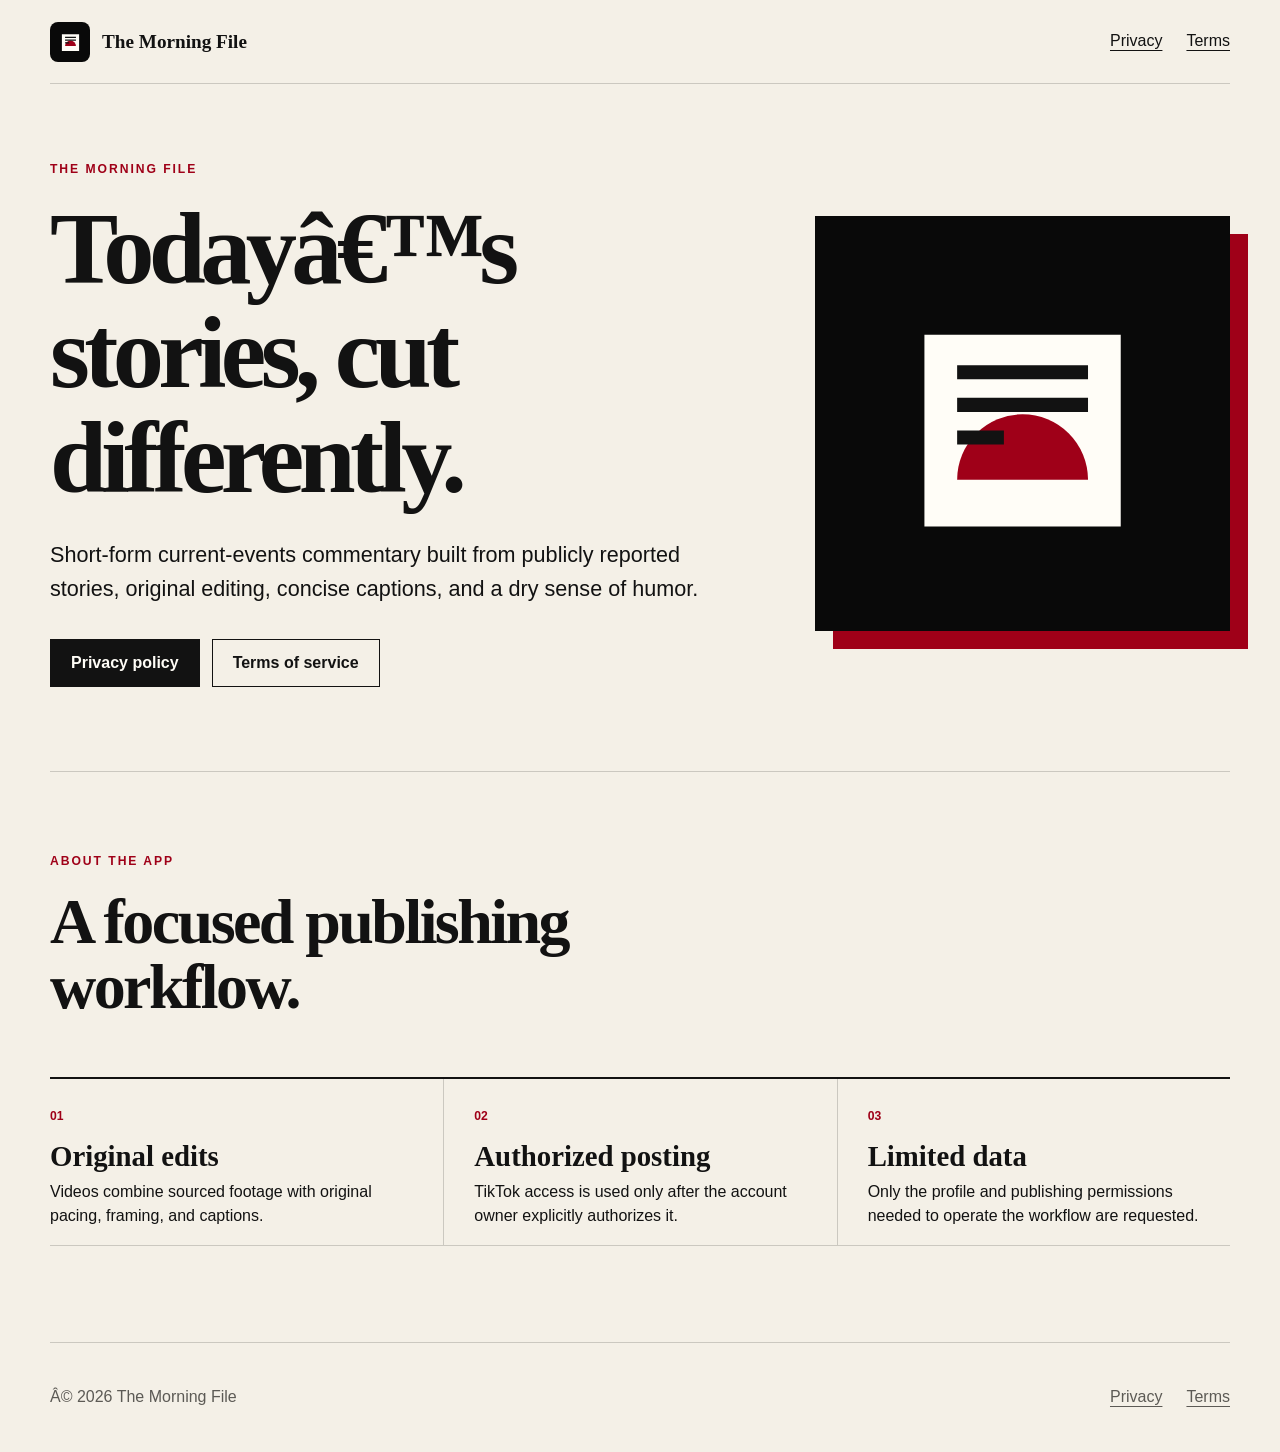
<file: index.html>
<!doctype html><html lang="en"><head><meta charset="utf-8"><meta name="viewport" content="width=device-width,initial-scale=1"><title>The Morning File</title><meta name="description" content="Short-form current-events commentary with original editing, concise captions, and dry humor."><link rel="stylesheet" href="./styles.css"></head><body><div class="shell"><header class="header"><a class="brand" href="./"><span class="brand-mark" aria-hidden="true"><svg viewBox="0 0 64 64"><path fill="#fffdf7" d="M13 16h38v37H13z"/><path fill="#9f0018" d="M20 42a12 12 0 0 1 24 0z"/><path stroke="#121212" stroke-width="3" d="M20 23h24M20 29h24M20 35h9"/></svg></span><span>The Morning File</span></a><nav><a href="./privacy/">Privacy</a><a href="./terms/">Terms</a></nav></header><main><section class="hero"><div><p class="eyebrow">The Morning File</p><h1>Todayâ€™s stories, cut differently.</h1><p class="lede">Short-form current-events commentary built from publicly reported stories, original editing, concise captions, and a dry sense of humor.</p><div class="actions"><a class="button primary" href="./privacy/">Privacy policy</a><a class="button" href="./terms/">Terms of service</a></div></div><div class="mark-card" aria-label="The Morning File emblem"><svg viewBox="0 0 64 64" role="img" aria-label="Folded newspaper and rising sun"><path fill="#fffdf7" d="M11 13h42v41H11z"/><path fill="#9f0018" d="M18 44a14 14 0 0 1 28 0z"/><path stroke="#121212" stroke-width="3" d="M18 21h28M18 28h28M18 35h10"/></svg></div></section><section class="principles"><p class="eyebrow">About the app</p><h2>A focused publishing workflow.</h2><div class="grid"><article><span>01</span><h3>Original edits</h3><p>Videos combine sourced footage with original pacing, framing, and captions.</p></article><article><span>02</span><h3>Authorized posting</h3><p>TikTok access is used only after the account owner explicitly authorizes it.</p></article><article><span>03</span><h3>Limited data</h3><p>Only the profile and publishing permissions needed to operate the workflow are requested.</p></article></div></section></main><footer class="footer"><p>Â© 2026 The Morning File</p><div><a href="./privacy/">Privacy</a><a href="./terms/">Terms</a></div></footer></div></body></html>
</file>
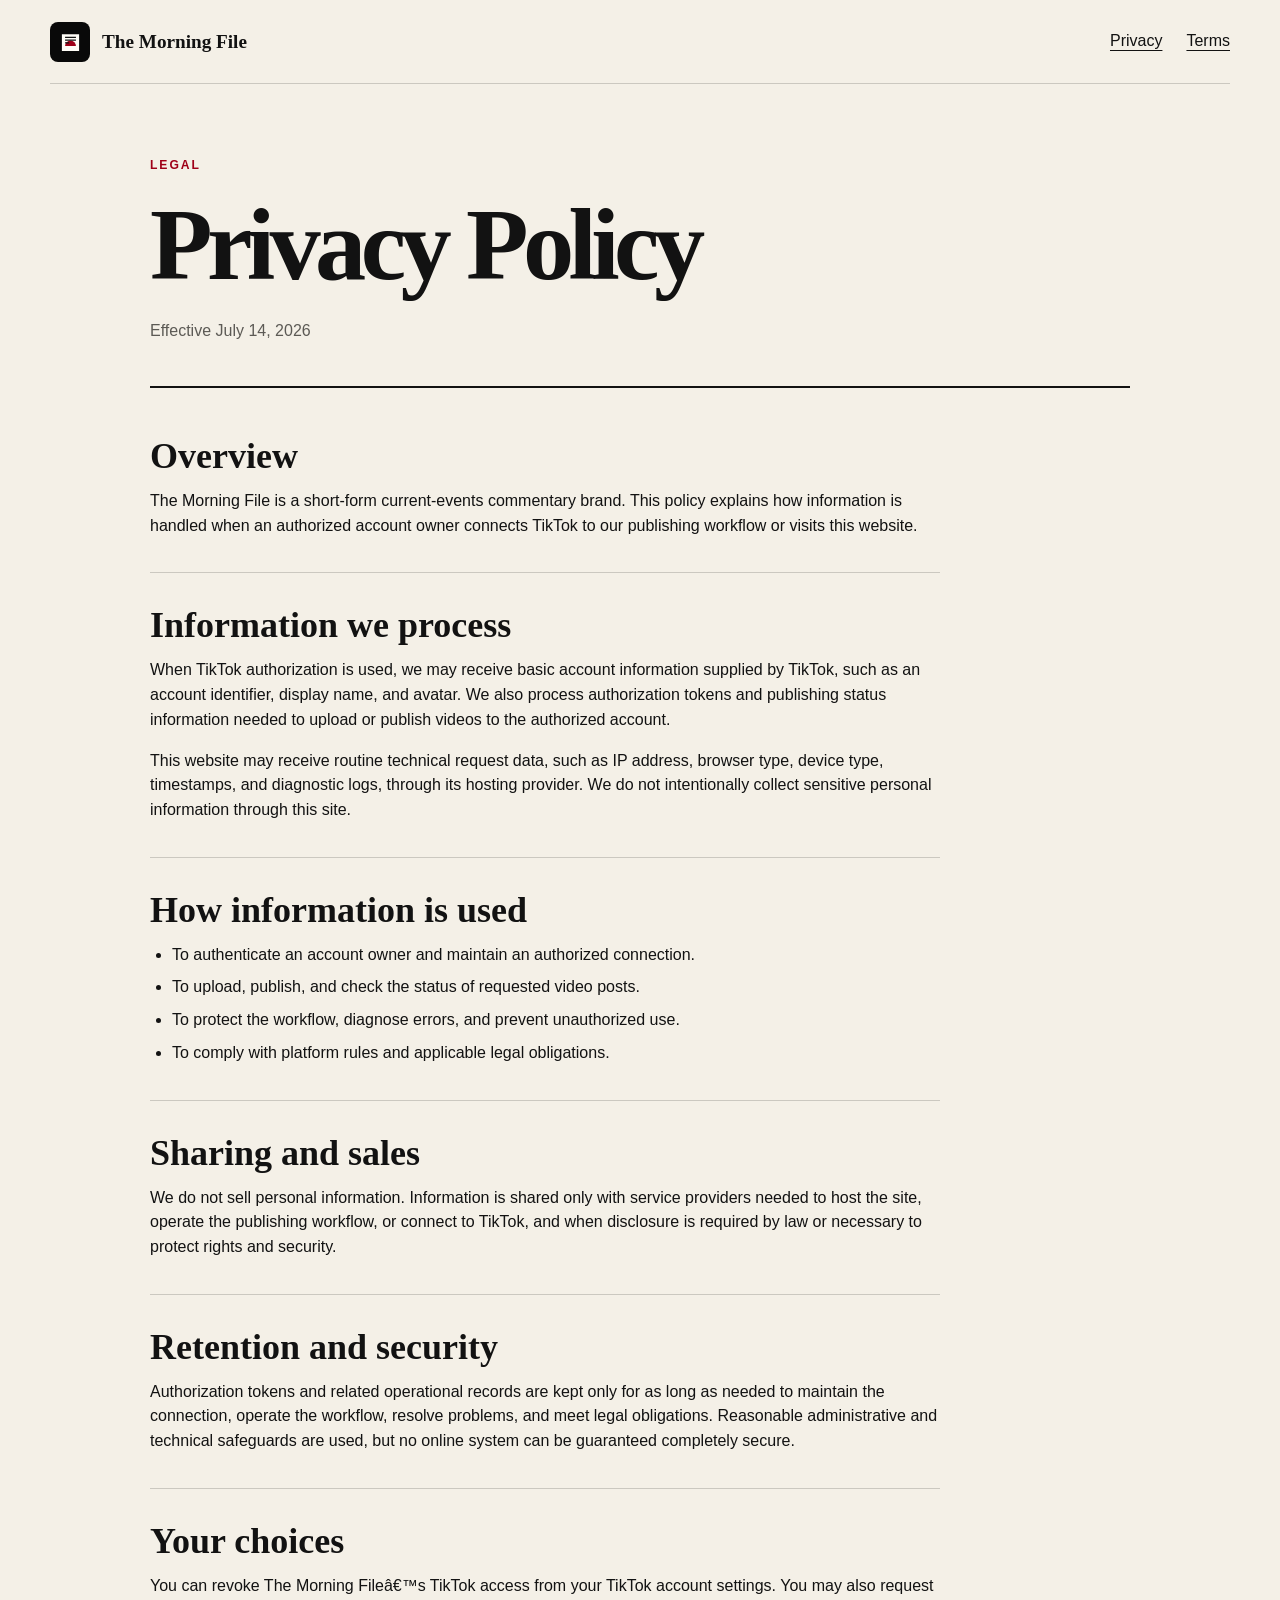
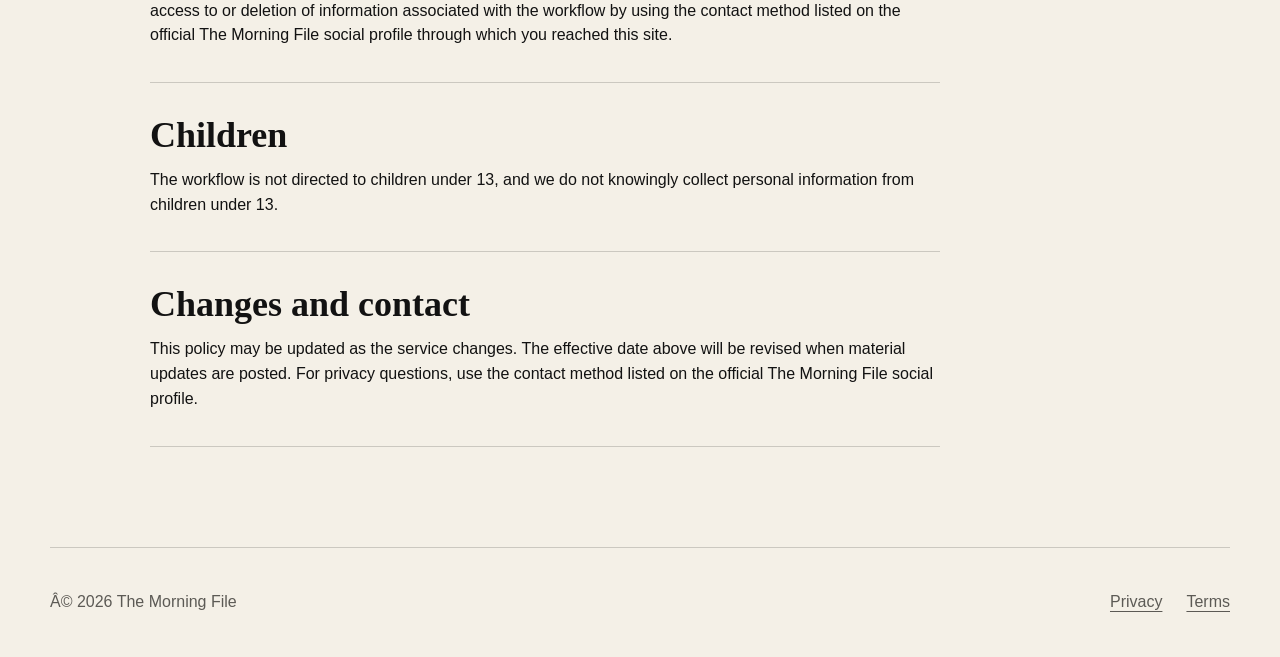
<file: privacy/index.html>
<!doctype html><html lang="en"><head><meta charset="utf-8"><meta name="viewport" content="width=device-width,initial-scale=1"><title>Privacy Policy | The Morning File</title><meta name="description" content="How The Morning File handles information used by its publishing workflow."><link rel="stylesheet" href="../styles.css"></head><body><div class="shell"><header class="header"><a class="brand" href="../"><span class="brand-mark" aria-hidden="true"><svg viewBox="0 0 64 64"><path fill="#fffdf7" d="M13 16h38v37H13z"/><path fill="#9f0018" d="M20 42a12 12 0 0 1 24 0z"/><path stroke="#121212" stroke-width="3" d="M20 23h24M20 29h24M20 35h9"/></svg></span><span>The Morning File</span></a><nav><a href="./">Privacy</a><a href="../terms/">Terms</a></nav></header><main class="legal"><header class="legal-intro"><p class="eyebrow">Legal</p><h1>Privacy Policy</h1><p>Effective July 14, 2026</p></header><div class="copy"><section><h2>Overview</h2><p>The Morning File is a short-form current-events commentary brand. This policy explains how information is handled when an authorized account owner connects TikTok to our publishing workflow or visits this website.</p></section><section><h2>Information we process</h2><p>When TikTok authorization is used, we may receive basic account information supplied by TikTok, such as an account identifier, display name, and avatar. We also process authorization tokens and publishing status information needed to upload or publish videos to the authorized account.</p><p>This website may receive routine technical request data, such as IP address, browser type, device type, timestamps, and diagnostic logs, through its hosting provider. We do not intentionally collect sensitive personal information through this site.</p></section><section><h2>How information is used</h2><ul><li>To authenticate an account owner and maintain an authorized connection.</li><li>To upload, publish, and check the status of requested video posts.</li><li>To protect the workflow, diagnose errors, and prevent unauthorized use.</li><li>To comply with platform rules and applicable legal obligations.</li></ul></section><section><h2>Sharing and sales</h2><p>We do not sell personal information. Information is shared only with service providers needed to host the site, operate the publishing workflow, or connect to TikTok, and when disclosure is required by law or necessary to protect rights and security.</p></section><section><h2>Retention and security</h2><p>Authorization tokens and related operational records are kept only for as long as needed to maintain the connection, operate the workflow, resolve problems, and meet legal obligations. Reasonable administrative and technical safeguards are used, but no online system can be guaranteed completely secure.</p></section><section><h2>Your choices</h2><p>You can revoke The Morning Fileâ€™s TikTok access from your TikTok account settings. You may also request access to or deletion of information associated with the workflow by using the contact method listed on the official The Morning File social profile through which you reached this site.</p></section><section><h2>Children</h2><p>The workflow is not directed to children under 13, and we do not knowingly collect personal information from children under 13.</p></section><section><h2>Changes and contact</h2><p>This policy may be updated as the service changes. The effective date above will be revised when material updates are posted. For privacy questions, use the contact method listed on the official The Morning File social profile.</p></section></div></main><footer class="footer"><p>Â© 2026 The Morning File</p><div><a href="./">Privacy</a><a href="../terms/">Terms</a></div></footer></div></body></html>
</file>
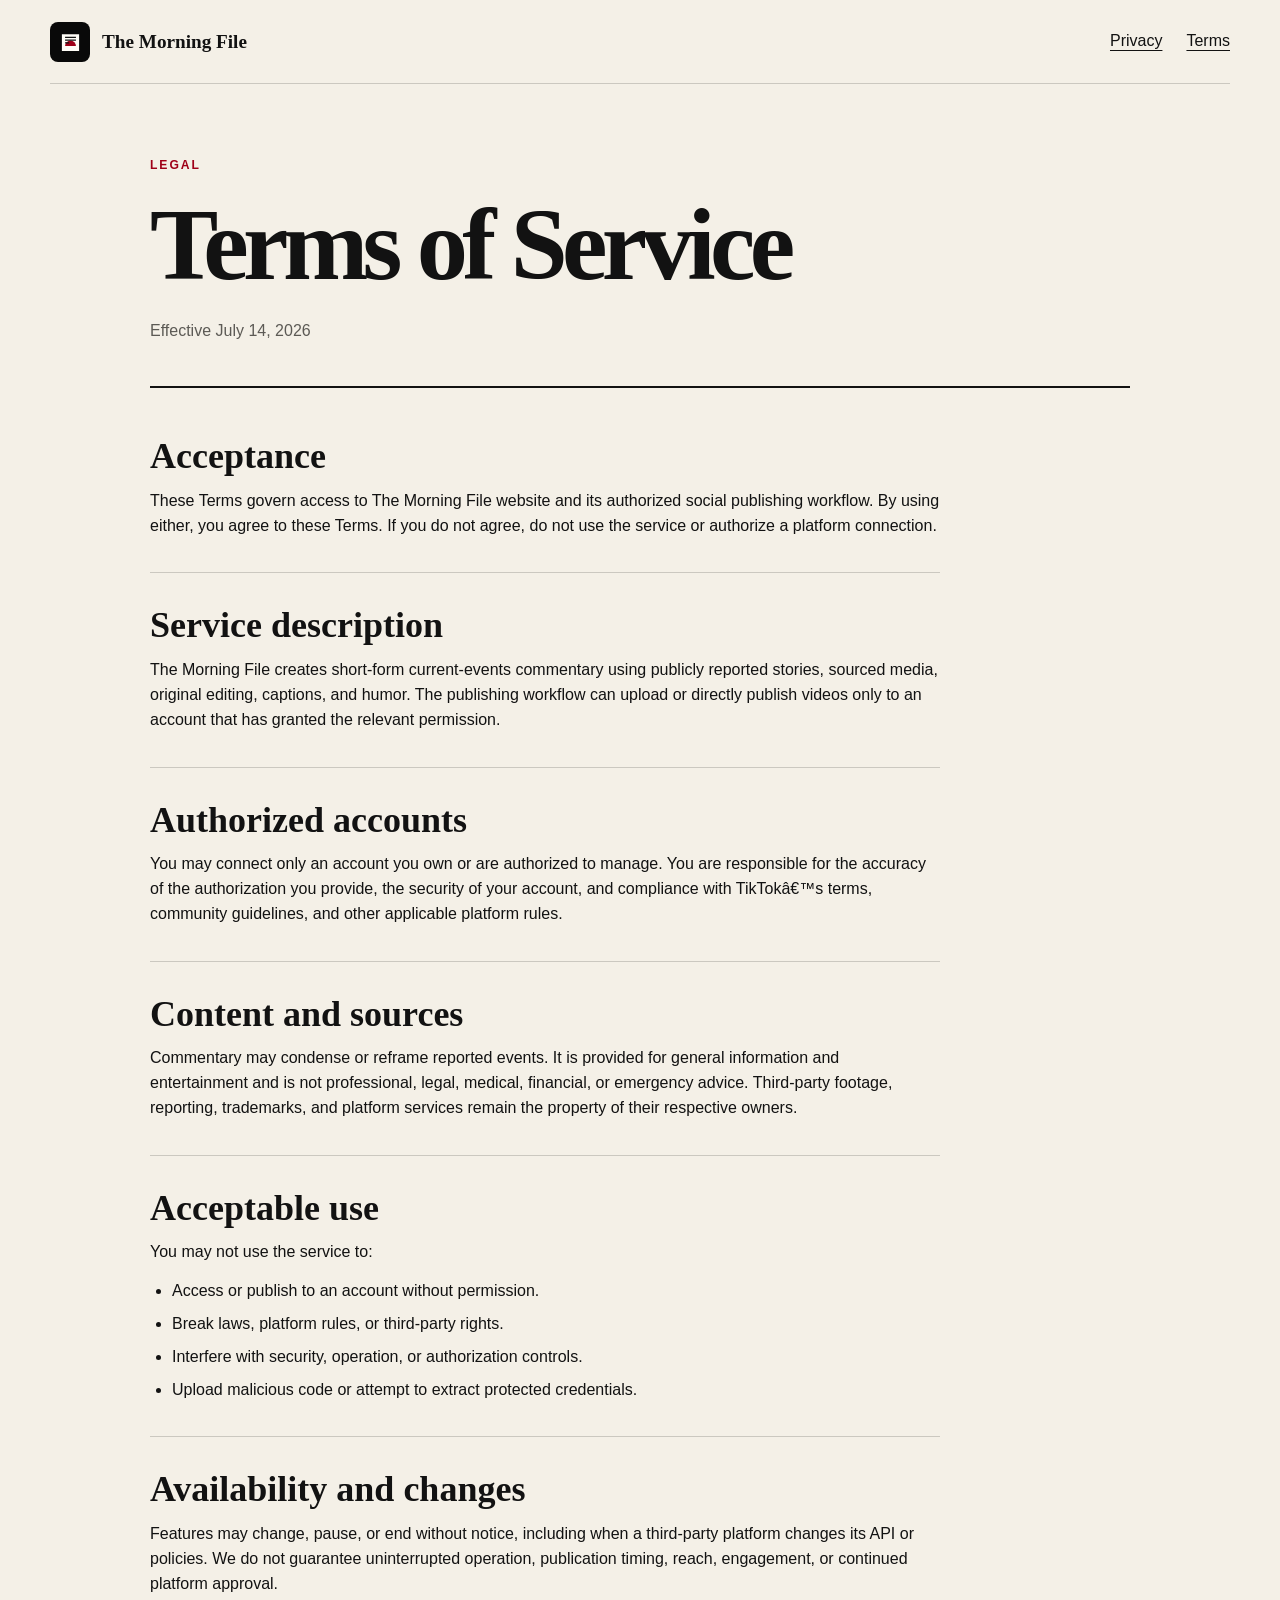
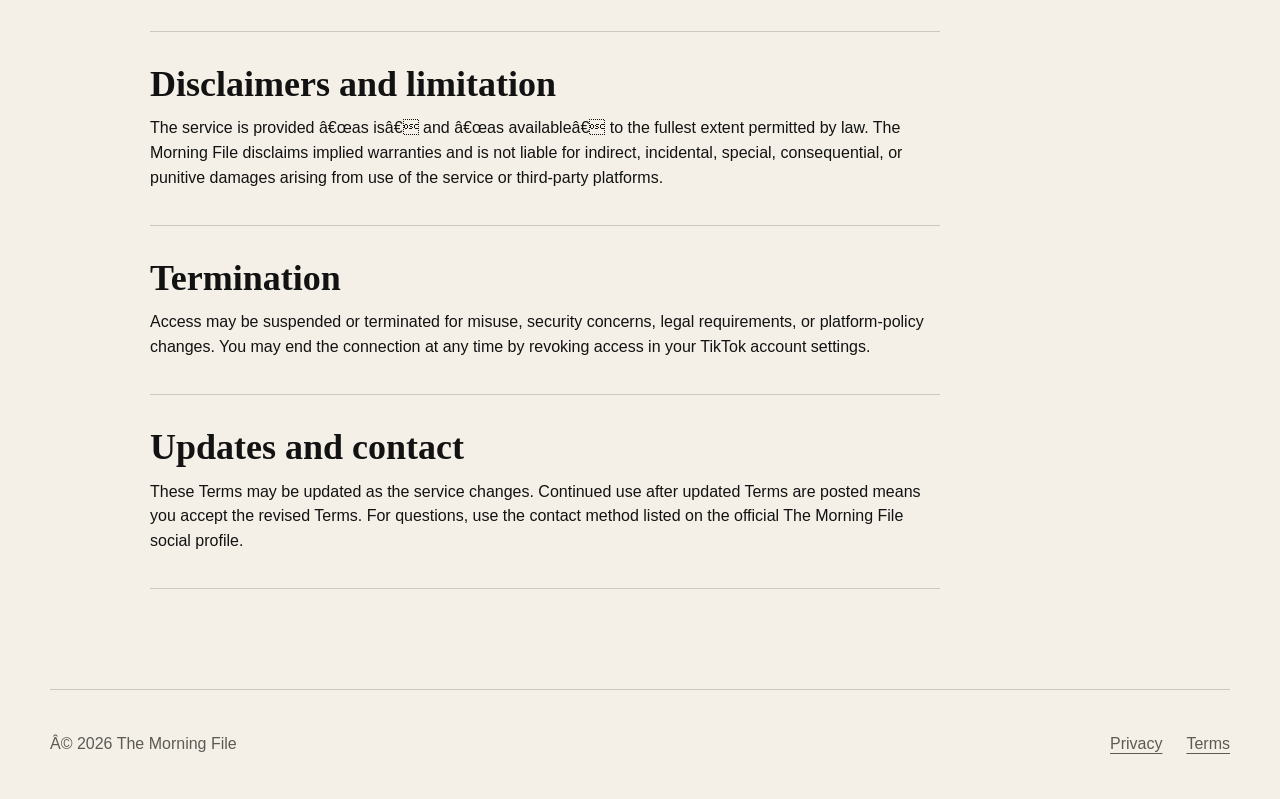
<file: terms/index.html>
<!doctype html><html lang="en"><head><meta charset="utf-8"><meta name="viewport" content="width=device-width,initial-scale=1"><title>Terms of Service | The Morning File</title><meta name="description" content="Terms governing The Morning File website and publishing workflow."><link rel="stylesheet" href="../styles.css"></head><body><div class="shell"><header class="header"><a class="brand" href="../"><span class="brand-mark" aria-hidden="true"><svg viewBox="0 0 64 64"><path fill="#fffdf7" d="M13 16h38v37H13z"/><path fill="#9f0018" d="M20 42a12 12 0 0 1 24 0z"/><path stroke="#121212" stroke-width="3" d="M20 23h24M20 29h24M20 35h9"/></svg></span><span>The Morning File</span></a><nav><a href="../privacy/">Privacy</a><a href="./">Terms</a></nav></header><main class="legal"><header class="legal-intro"><p class="eyebrow">Legal</p><h1>Terms of Service</h1><p>Effective July 14, 2026</p></header><div class="copy"><section><h2>Acceptance</h2><p>These Terms govern access to The Morning File website and its authorized social publishing workflow. By using either, you agree to these Terms. If you do not agree, do not use the service or authorize a platform connection.</p></section><section><h2>Service description</h2><p>The Morning File creates short-form current-events commentary using publicly reported stories, sourced media, original editing, captions, and humor. The publishing workflow can upload or directly publish videos only to an account that has granted the relevant permission.</p></section><section><h2>Authorized accounts</h2><p>You may connect only an account you own or are authorized to manage. You are responsible for the accuracy of the authorization you provide, the security of your account, and compliance with TikTokâ€™s terms, community guidelines, and other applicable platform rules.</p></section><section><h2>Content and sources</h2><p>Commentary may condense or reframe reported events. It is provided for general information and entertainment and is not professional, legal, medical, financial, or emergency advice. Third-party footage, reporting, trademarks, and platform services remain the property of their respective owners.</p></section><section><h2>Acceptable use</h2><p>You may not use the service to:</p><ul><li>Access or publish to an account without permission.</li><li>Break laws, platform rules, or third-party rights.</li><li>Interfere with security, operation, or authorization controls.</li><li>Upload malicious code or attempt to extract protected credentials.</li></ul></section><section><h2>Availability and changes</h2><p>Features may change, pause, or end without notice, including when a third-party platform changes its API or policies. We do not guarantee uninterrupted operation, publication timing, reach, engagement, or continued platform approval.</p></section><section><h2>Disclaimers and limitation</h2><p>The service is provided â€œas isâ€ and â€œas availableâ€ to the fullest extent permitted by law. The Morning File disclaims implied warranties and is not liable for indirect, incidental, special, consequential, or punitive damages arising from use of the service or third-party platforms.</p></section><section><h2>Termination</h2><p>Access may be suspended or terminated for misuse, security concerns, legal requirements, or platform-policy changes. You may end the connection at any time by revoking access in your TikTok account settings.</p></section><section><h2>Updates and contact</h2><p>These Terms may be updated as the service changes. Continued use after updated Terms are posted means you accept the revised Terms. For questions, use the contact method listed on the official The Morning File social profile.</p></section></div></main><footer class="footer"><p>Â© 2026 The Morning File</p><div><a href="../privacy/">Privacy</a><a href="./">Terms</a></div></footer></div></body></html>
</file>
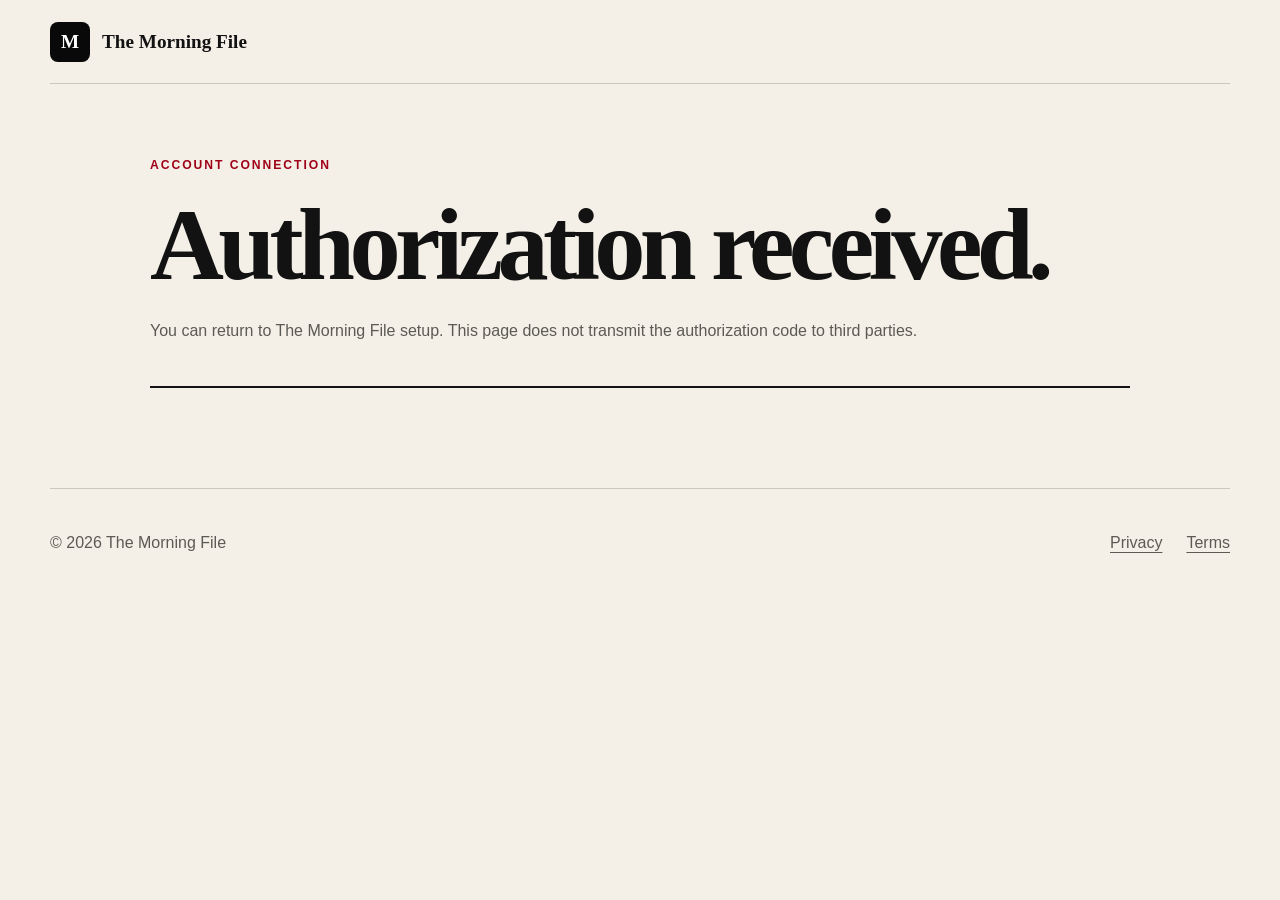
<file: auth/tiktok/callback/index.html>
<!doctype html><html lang="en"><head><meta charset="utf-8"><meta name="viewport" content="width=device-width,initial-scale=1"><title>TikTok Authorization | The Morning File</title><link rel="stylesheet" href="../../../styles.css"></head><body><div class="shell"><header class="header"><a class="brand" href="../../../"><span class="brand-mark" aria-hidden="true">M</span><span>The Morning File</span></a></header><main class="legal"><header class="legal-intro"><p class="eyebrow">Account connection</p><h1>Authorization received.</h1><p>You can return to The Morning File setup. This page does not transmit the authorization code to third parties.</p></header></main><footer class="footer"><p>© 2026 The Morning File</p><div><a href="../../../privacy/">Privacy</a><a href="../../../terms/">Terms</a></div></footer></div></body></html>
</file>
<file: styles.css>
:root{--ink:#121212;--paper:#f4f0e7;--white:#fffdf7;--red:#9f0018;--rule:rgba(18,18,18,.18)}*{box-sizing:border-box}html{scroll-behavior:smooth}body{margin:0;background:var(--paper);color:var(--ink);font-family:Arial,Helvetica,sans-serif;line-height:1.55}a{color:inherit}.shell{min-height:100vh}.header,.footer{width:min(1180px,calc(100% - 40px));margin:0 auto;display:flex;align-items:center;justify-content:space-between}.header{min-height:84px;border-bottom:1px solid var(--rule)}.brand{display:inline-flex;align-items:center;gap:12px;text-decoration:none;font:700 1.2rem Georgia,"Times New Roman",serif}.brand-mark{display:grid;width:40px;height:40px;place-items:center;border-radius:8px;background:#090909;color:#fff}.brand-mark svg{width:29px;height:29px}.header nav,.footer div{display:flex;gap:24px}.header nav a,.footer a{text-underline-offset:4px}.hero{width:min(1180px,calc(100% - 40px));margin:0 auto;padding:76px 0 84px;display:grid;grid-template-columns:1.25fr .75fr;align-items:center;gap:72px;border-bottom:1px solid var(--rule)}.eyebrow{margin:0 0 18px;color:var(--red);font-size:.76rem;font-weight:800;letter-spacing:.16em;text-transform:uppercase}h1,h2,h3{font-family:Georgia,"Times New Roman",serif;line-height:1.02}h1{margin:0;font-size:clamp(3.2rem,8vw,7rem);letter-spacing:-.055em}.lede{max-width:700px;margin:28px 0 0;font-size:clamp(1.05rem,2vw,1.35rem)}.actions{margin-top:34px;display:flex;flex-wrap:wrap;gap:12px}.button{display:inline-flex;min-height:48px;padding:0 20px;align-items:center;justify-content:center;border:1px solid var(--ink);text-decoration:none;font-weight:700}.button.primary{background:var(--ink);color:var(--white)}.button:hover,.button:focus-visible{background:var(--red);border-color:var(--red);color:#fff}.mark-card{display:grid;aspect-ratio:1;place-items:center;background:#090909;box-shadow:18px 18px 0 var(--red)}.mark-card svg{width:72%;height:72%}.principles{width:min(1180px,calc(100% - 40px));margin:0 auto;padding:80px 0 96px}.principles h2{margin:0;max-width:650px;font-size:clamp(2.2rem,5vw,4.6rem);letter-spacing:-.04em}.grid{margin-top:58px;display:grid;grid-template-columns:repeat(3,1fr);border-top:2px solid var(--ink)}.grid article{padding:24px 30px 16px 0;border-bottom:1px solid var(--rule)}.grid article+article{padding-left:30px;border-left:1px solid var(--rule)}.grid span{color:var(--red);font-size:.76rem;font-weight:800}.grid h3{margin:14px 0 8px;font-size:1.8rem}.grid p{margin:0}.legal{width:min(980px,calc(100% - 40px));margin:0 auto;padding:72px 0 100px}.legal-intro{padding-bottom:42px;border-bottom:2px solid var(--ink)}.legal-intro h1{font-size:clamp(3rem,8vw,6.8rem)}.legal-intro>p:last-child{margin:22px 0 0;color:#5c5a55}.copy{max-width:790px;margin-top:16px}.copy section{padding:34px 0;border-bottom:1px solid var(--rule)}.copy h2{margin:0 0 14px;font-size:clamp(1.6rem,3vw,2.25rem)}.copy p{margin:0}.copy p+p{margin-top:16px}.copy ul{margin:14px 0 0;padding-left:22px}.copy li+li{margin-top:8px}.footer{min-height:110px;border-top:1px solid var(--rule);color:#5c5a55}.footer p{margin:0}@media(max-width:760px){.header,.footer,.hero,.principles,.legal{width:min(100% - 28px,1180px)}.header{min-height:72px}.header nav{gap:14px;font-size:.9rem}.hero{grid-template-columns:1fr;padding:52px 0 66px;gap:46px}.mark-card{max-width:420px}.principles{padding:62px 0 72px}.grid{grid-template-columns:1fr;margin-top:42px}.grid article+article{padding-left:0;border-left:0}.legal{padding-top:52px}.footer{padding:28px 0;align-items:flex-start;gap:18px;flex-direction:column}}@media(prefers-reduced-motion:reduce){html{scroll-behavior:auto}}
</file>
